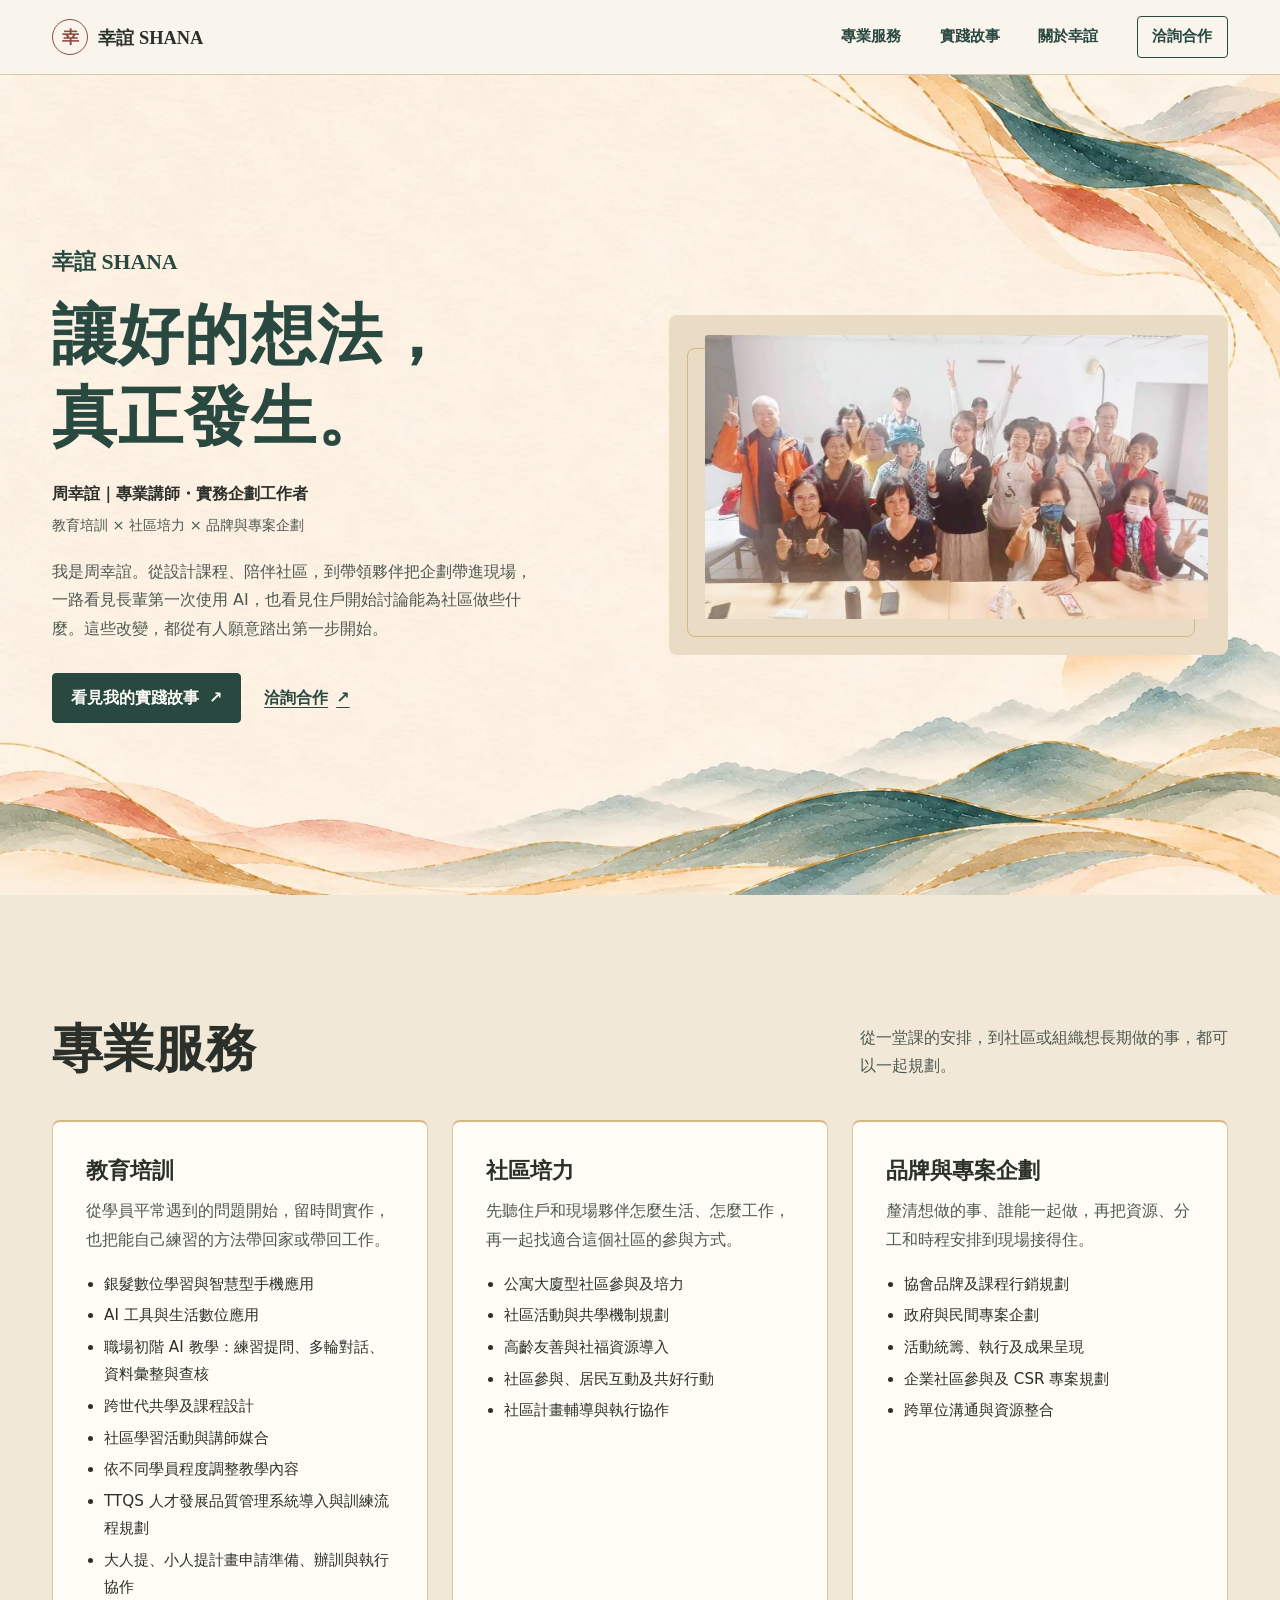
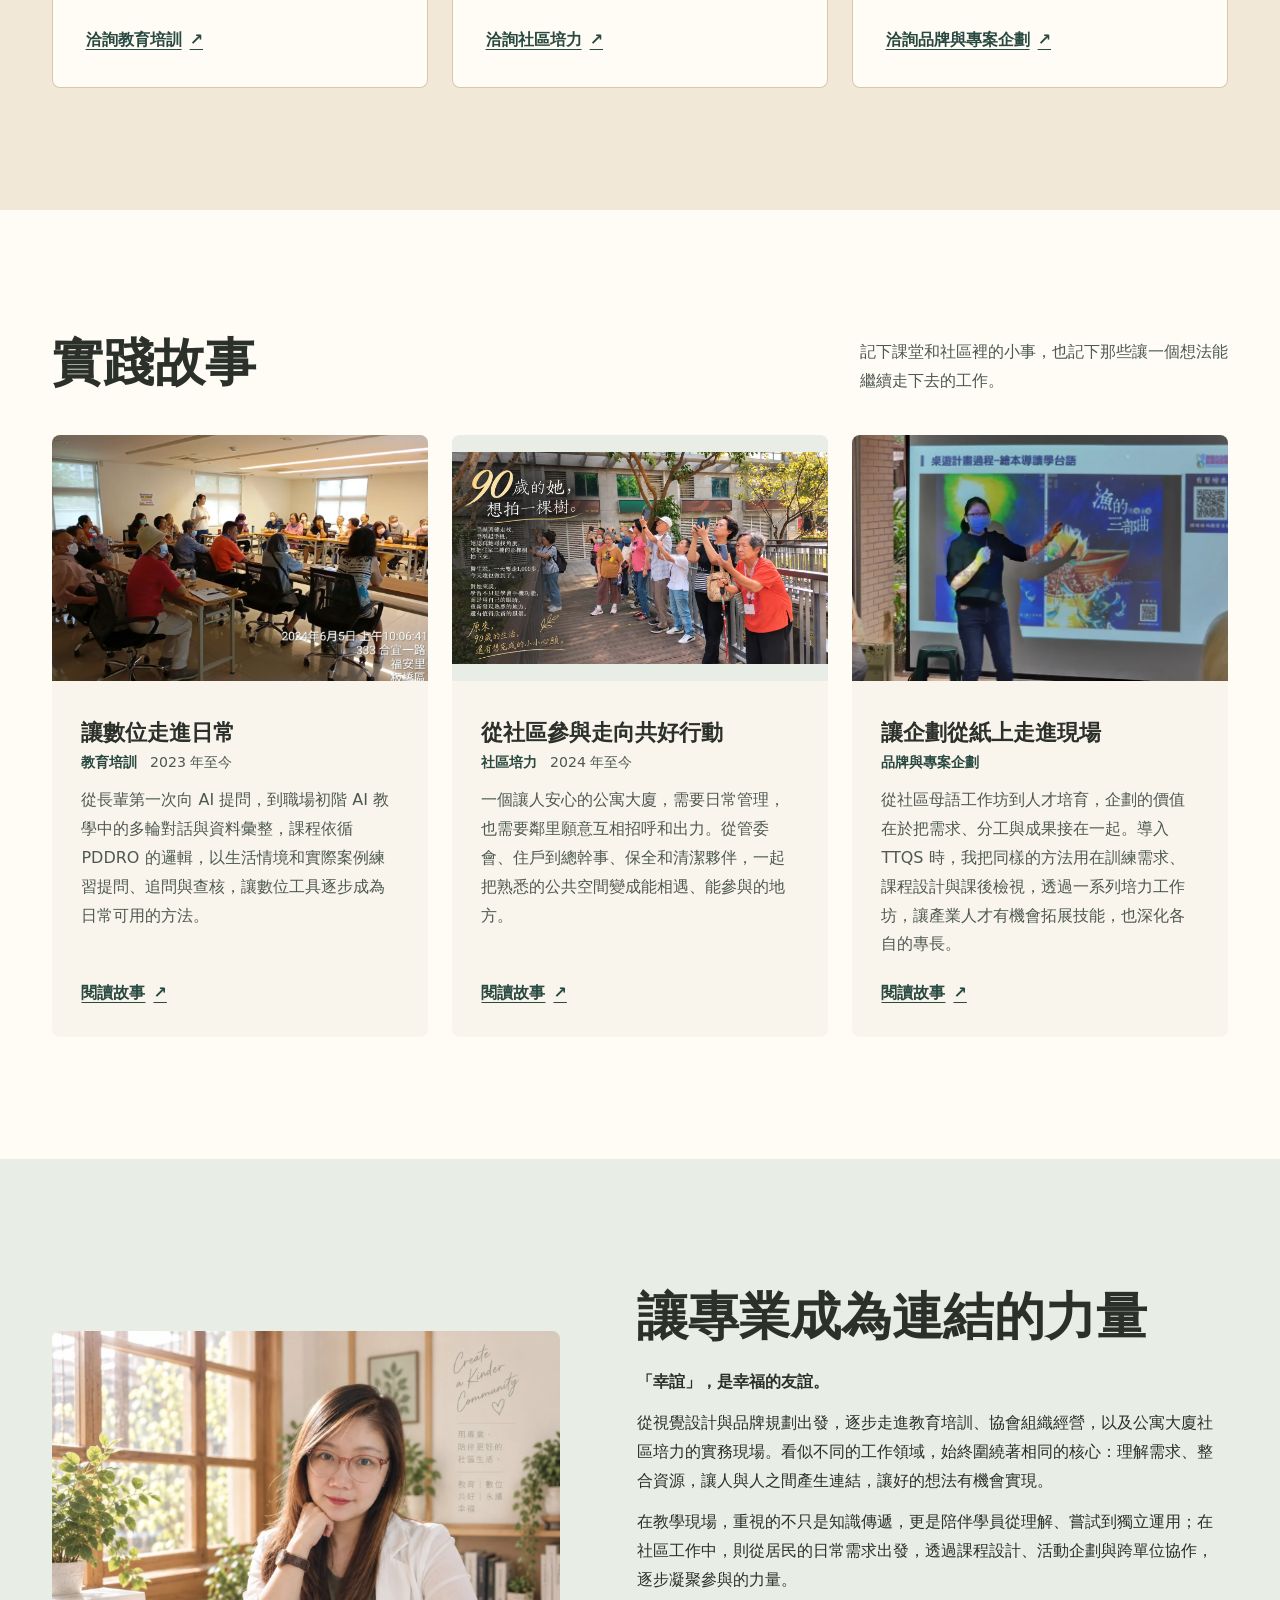
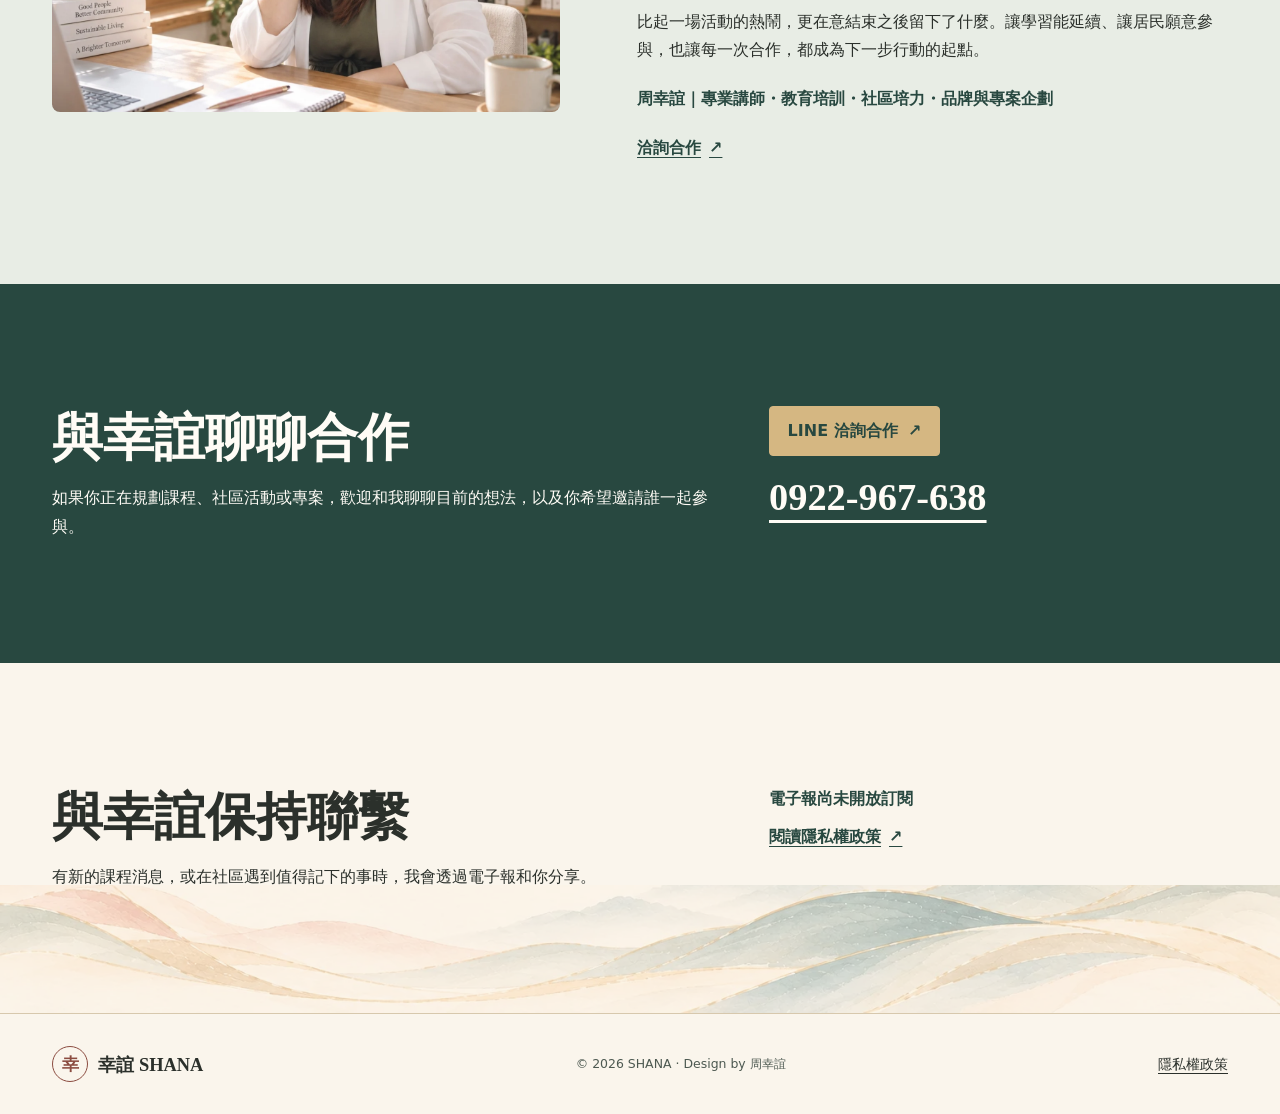
<file: index.html>
<!doctype html>
<html lang="zh-TW" data-type="service">
<head>
<meta charset="utf-8">
<meta name="viewport" content="width=device-width,initial-scale=1">
<meta name="page-type" content="service">
<meta name="site-kind" content="other">
<title>周幸誼 SHANA｜專業講師・教育培訓・社區培力</title>
<meta name="description" content="周幸誼（幸誼 SHANA），專注教育培訓、銀髮數位學習、公寓大廈社區培力及品牌與專案企劃，透過實務經驗與資源整合，讓好的想法真正發生。">
<meta name="robots" content="index, follow, max-image-preview:large">
<link rel="alternate" type="application/json" href="public-profile.json" title="幸誼 SHANA 公開資料">
<meta property="og:type" content="website">
<meta property="og:locale" content="zh_TW">
<meta property="og:site_name" content="幸誼 SHANA">
<meta property="og:title" content="周幸誼 SHANA｜專業講師・教育培訓・社區培力">
<meta property="og:description" content="周幸誼（幸誼 SHANA），專注教育培訓、銀髮數位學習、公寓大廈社區培力及品牌與專案企劃，透過實務經驗與資源整合，讓好的想法真正發生。">
<link rel="canonical" href="https://chou-shana.github.io/shana-web/"><meta property="og:url" content="https://chou-shana.github.io/shana-web/">
<meta property="og:image" content="https://chou-shana.github.io/shana-web/hero-group.webp"><meta property="og:image:alt" content="活動參與者在室內合影，向鏡頭比出手勢"><meta property="og:image:width" content="1280"><meta property="og:image:height" content="721">
<script type="application/ld+json">{"@context":"https://schema.org","@graph":[{"@type":"WebSite","@id":"https://chou-shana.github.io/shana-web/#website","name":"幸誼 SHANA","inLanguage":"zh-TW","url":"https://chou-shana.github.io/shana-web/"},{"@type":"ProfilePage","@id":"https://chou-shana.github.io/shana-web/#profile","name":"周幸誼 SHANA｜專業講師・教育培訓・社區培力","inLanguage":"zh-TW","isPartOf":{"@id":"https://chou-shana.github.io/shana-web/#website"},"url":"https://chou-shana.github.io/shana-web/","mainEntity":{"@type":"Person","@id":"https://chou-shana.github.io/shana-web/#person","name":"周幸誼","alternateName":"幸誼 SHANA","jobTitle":"專業講師・實務企劃工作者","description":"周幸誼（幸誼 SHANA），專注教育培訓、銀髮數位學習、公寓大廈社區培力及品牌與專案企劃，透過實務經驗與資源整合，讓好的想法真正發生。","url":"https://chou-shana.github.io/shana-web/","image":"https://chou-shana.github.io/shana-web/shana-portrait.webp"}}]}</script>
<link rel="icon" href="favicon.svg" type="image/svg+xml">
<link rel="stylesheet" href="site.css">
<script src="site.js" defer></script>
</head>
<body>
<a class="skip" href="#main">跳至主要內容</a>
<header class="header"><div class="wrap header-inner">
  <a class="wordmark" href="./" aria-label="幸誼 SHANA首頁"><span class="seal" aria-hidden="true">幸</span><span>幸誼 SHANA</span></a>
  <button class="menu-button" type="button" aria-expanded="false" aria-controls="main-nav"><span class="menu-glyph" aria-hidden="true"></span>選單</button>
  <nav id="main-nav" aria-label="主要導覽"><a href="#services">專業服務</a><a href="#stories">實踐故事</a><a href="#about">關於幸誼</a><a href="#contact">洽詢合作</a></nav>
</div></header>
<main id="main" tabindex="-1">
<section class="hero-stage" aria-labelledby="hero-title">
<div class="hero wrap">
  <div class="hero-copy" data-enter>
    <p class="hero-brand">幸誼 SHANA</p>
    <h1 id="hero-title">讓好的想法，<br>真正發生。</h1>
    <p class="hero-role">周幸誼｜專業講師・實務企劃工作者</p>
    <p class="hero-fields">教育培訓 × 社區培力 × 品牌與專案企劃</p>
    <p class="hero-intro">我是周幸誼。從設計課程、陪伴社區，到帶領夥伴把企劃帶進現場，一路看見長輩第一次使用 AI，也看見住戶開始討論能為社區做些什麼。這些改變，都從有人願意踏出第一步開始。</p>
    <div class="actions"><a class="button" href="#stories">看見我的實踐故事 <span aria-hidden="true">↗</span></a><a class="text-link" href="#contact">洽詢合作 <span aria-hidden="true">↗</span></a></div>
  </div>
  <div class="hero-visual" data-enter><img src="hero-group.webp" alt="活動參與者在室內合影，向鏡頭比出手勢" width="1280" height="721" fetchpriority="high" decoding="async"></div>
</div>
</section>
<section class="section services" id="services" aria-labelledby="services-title">
  <div class="wrap">
    <div class="section-head"><h2 id="services-title">專業服務</h2><p>從一堂課的安排，到社區或組織想長期做的事，都可以一起規劃。</p></div>
    <div class="cards service-grid">
      <article class="service-card" id="education">
        <h3>教育培訓</h3><p>從學員平常遇到的問題開始，留時間實作，也把能自己練習的方法帶回家或帶回工作。</p>
        <ul><li>銀髮數位學習與智慧型手機應用</li><li>AI 工具與生活數位應用</li><li>職場初階 AI 教學：練習提問、多輪對話、資料彙整與查核</li><li>跨世代共學及課程設計</li><li>社區學習活動與講師媒合</li><li>依不同學員程度調整教學內容</li><li>TTQS 人才發展品質管理系統導入與訓練流程規劃</li><li>大人提、小人提計畫申請準備、辦訓與執行協作</li></ul>
        <a class="text-link" href="#contact">洽詢教育培訓 <span aria-hidden="true">↗</span></a>
      </article>
      <article class="service-card" id="community">
        <h3>社區培力</h3><p>先聽住戶和現場夥伴怎麼生活、怎麼工作，再一起找適合這個社區的參與方式。</p>
        <ul><li>公寓大廈型社區參與及培力</li><li>社區活動與共學機制規劃</li><li>高齡友善與社福資源導入</li><li>社區參與、居民互動及共好行動</li><li>社區計畫輔導與執行協作</li></ul>
        <a class="text-link" href="#contact">洽詢社區培力 <span aria-hidden="true">↗</span></a>
      </article>
      <article class="service-card" id="planning">
        <h3>品牌與專案企劃</h3><p>釐清想做的事、誰能一起做，再把資源、分工和時程安排到現場接得住。</p>
        <ul><li>協會品牌及課程行銷規劃</li><li>政府與民間專案企劃</li><li>活動統籌、執行及成果呈現</li><li>企業社區參與及 CSR 專案規劃</li><li>跨單位溝通與資源整合</li></ul>
        <a class="text-link" href="#contact">洽詢品牌與專案企劃 <span aria-hidden="true">↗</span></a>
      </article>
    </div>
  </div>
</section>
<section class="section stories" id="stories" aria-labelledby="stories-title">
  <div class="wrap">
    <div class="section-head"><h2 id="stories-title">實踐故事</h2><p>記下課堂和社區裡的小事，也記下那些讓一個想法能繼續走下去的工作。</p></div>
    <div class="cards story-grid">
      <article class="story-card">
        <a class="story-image" data-story="digital-learning" href="digital-learning.html" aria-label="閱讀故事：讓數位走進日常"><img src="digital.webp" alt="銀髮俱樂部先修班的學員在教室座位上操作手機" width="1100" height="825" loading="lazy" decoding="async"></a>
        <div class="story-copy"><h3>讓數位走進日常</h3><p class="category">教育培訓 <span class="practice-period">2023 年至今</span></p>
        <p>從長輩第一次向 AI 提問，到職場初階 AI 教學中的多輪對話與資料彙整，課程依循 PDDRO 的邏輯，以生活情境和實際案例練習提問、追問與查核，讓數位工具逐步成為日常可用的方法。</p><a class="text-link" href="digital-learning.html">閱讀故事 <span aria-hidden="true">↗</span></a></div>
      </article>
      <article class="story-card">
        <a class="story-image" data-story="community-action" href="community-action.html" aria-label="閱讀故事：從社區參與走向共好行動"><img src="community-wish.webp" alt="「90歲的微小心願」圖文，搭配一群人在戶外步道上的合照" width="1440" height="810" loading="lazy" decoding="async"></a>
        <div class="story-copy"><h3>從社區參與走向共好行動</h3><p class="category">社區培力 <span class="practice-period">2024 年至今</span></p>
        <p>一個讓人安心的公寓大廈，需要日常管理，也需要鄰里願意互相招呼和出力。從管委會、住戶到總幹事、保全和清潔夥伴，一起把熟悉的公共空間變成能相遇、能參與的地方。</p><a class="text-link" href="community-action.html">閱讀故事 <span aria-hidden="true">↗</span></a></div>
      </article>
      <article class="story-card">
        <a class="story-image" data-story="planning-in-practice" href="planning-in-practice.html" aria-label="閱讀故事：讓企劃從紙上走進現場"><img src="planning.webp" alt="世紀皇家實習現場，帶領者站在投影幕前與參與者交流" width="1100" height="508" loading="lazy" decoding="async"></a>
        <div class="story-copy"><h3>讓企劃從紙上走進現場</h3><p class="category">品牌與專案企劃</p>
        <p>從社區母語工作坊到人才培育，企劃的價值在於把需求、分工與成果接在一起。導入 TTQS 時，我把同樣的方法用在訓練需求、課程設計與課後檢視，透過一系列培力工作坊，讓產業人才有機會拓展技能，也深化各自的專長。</p><a class="text-link" href="planning-in-practice.html">閱讀故事 <span aria-hidden="true">↗</span></a></div>
      </article>
    </div>
  </div>
</section>
<section class="section about" id="about" aria-labelledby="about-title">
  <div class="wrap about-grid">
    <div class="about-visual"><img src="shana-portrait.webp" alt="周幸誼戴眼鏡、穿白色外套，坐在窗邊書桌前" width="1440" height="1080" loading="lazy" decoding="async"></div>
    <div><h2 id="about-title">讓專業成為連結的力量</h2>
      <p><strong>「幸誼」，是幸福的友誼。</strong></p>
      <p>從視覺設計與品牌規劃出發，逐步走進教育培訓、協會組織經營，以及公寓大廈社區培力的實務現場。看似不同的工作領域，始終圍繞著相同的核心：理解需求、整合資源，讓人與人之間產生連結，讓好的想法有機會實現。</p><p>在教學現場，重視的不只是知識傳遞，更是陪伴學員從理解、嘗試到獨立運用；在社區工作中，則從居民的日常需求出發，透過課程設計、活動企劃與跨單位協作，逐步凝聚參與的力量。</p><p>比起一場活動的熱鬧，更在意結束之後留下了什麼。讓學習能延續、讓居民願意參與，也讓每一次合作，都成為下一步行動的起點。</p>
      <p class="about-signature"><strong>周幸誼｜專業講師・教育培訓・社區培力・品牌與專案企劃</strong></p>
      <a class="text-link" href="#contact">洽詢合作 <span aria-hidden="true">↗</span></a>
    </div>
  </div>
</section>
<section class="section contact" id="contact" aria-labelledby="contact-title">
  <div class="wrap contact-grid">
    <div><h2 id="contact-title">與幸誼聊聊合作</h2><p>如果你正在規劃課程、社區活動或專案，歡迎和我聊聊目前的想法，以及你希望邀請誰一起參與。</p></div>
    <div class="contact-actions">
      <a class="button" href="https://lin.ee/QsDRIiF">LINE 洽詢合作 <span aria-hidden="true">↗</span></a>
      <a class="phone" href="tel:0922967638">0922-967-638</a>
      
    </div>
  </div>
</section>
<section class="section newsletter" id="newsletter" aria-labelledby="newsletter-title">
  <div class="wrap contact-grid">
    <div><h2 id="newsletter-title">與幸誼保持聯繫</h2><p>有新的課程消息，或在社區遇到值得記下的事時，我會透過電子報和你分享。</p></div>
    <!-- portal-start -->
    <div class="newsletter-actions">
      <p class="newsletter-status">電子報尚未開放訂閱</p>
      <a class="text-link" href="privacy.html">閱讀隱私權政策 <span aria-hidden="true">↗</span></a>
    </div>
    <!-- portal-end -->
  </div>
</section></main>
<footer class="footer"><div class="wrap footer-inner"><a class="wordmark" href="./" aria-label="幸誼 SHANA首頁"><span class="seal" aria-hidden="true">幸</span><span>幸誼 SHANA</span></a><small class="footer-credit">© 2026 SHANA · Design by 周幸誼</small><a href="privacy.html">隱私權政策</a></div></footer>
</body></html>
</file>
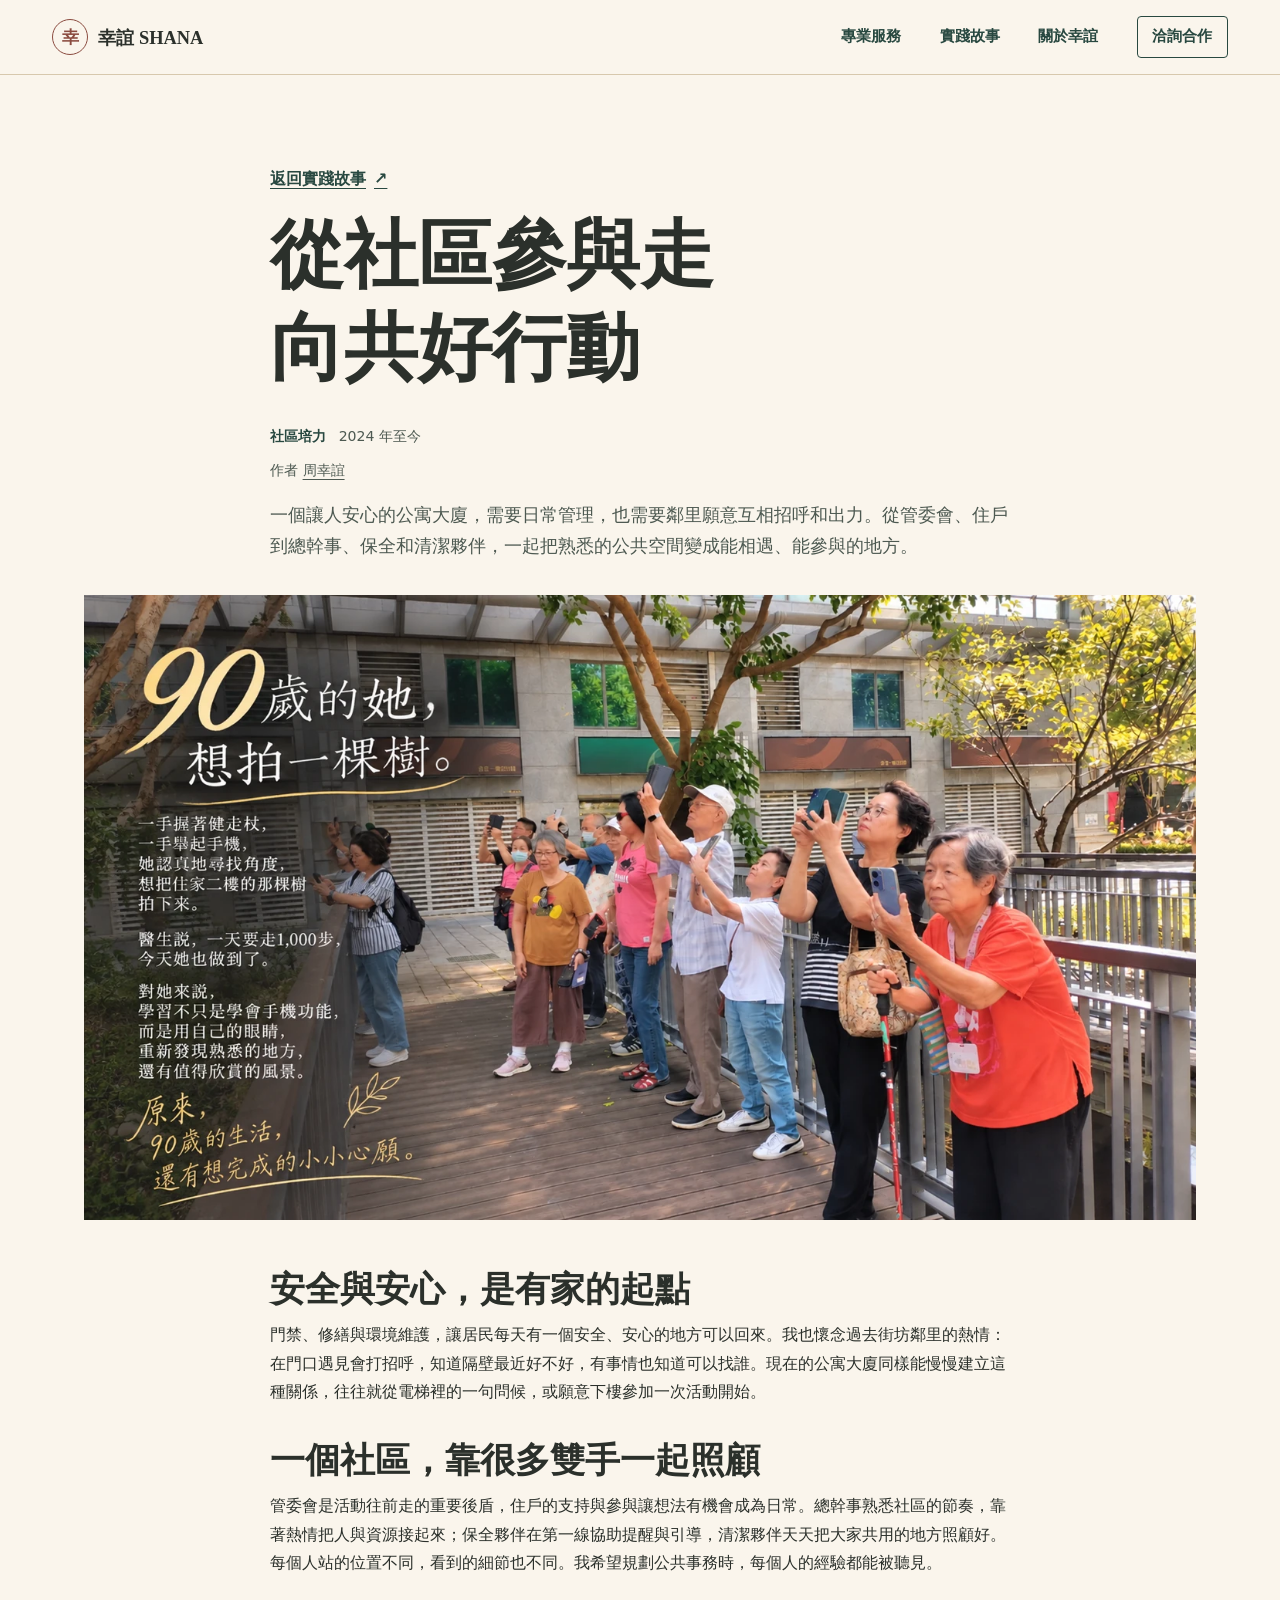
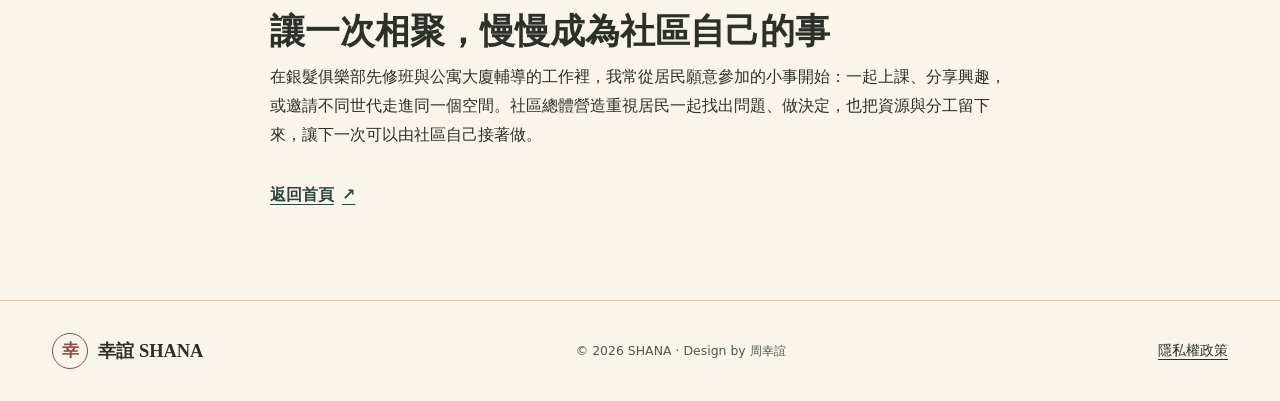
<file: community-action.html>
<!doctype html>
<html lang="zh-TW" data-type="service">
<head>
<meta charset="utf-8">
<meta name="viewport" content="width=device-width,initial-scale=1">
<meta name="page-type" content="service">
<meta name="site-kind" content="other">
<title>從社區參與走向共好行動｜幸誼 SHANA</title>
<meta name="description" content="一個讓人安心的公寓大廈，需要日常管理，也需要鄰里願意互相招呼和出力。從管委會、住戶到總幹事、保全和清潔夥伴，一起把熟悉的公共空間變成能相遇、能參與的地方。">
<meta name="robots" content="index, follow, max-image-preview:large">

<meta property="og:type" content="article">
<meta property="og:locale" content="zh_TW">
<meta property="og:site_name" content="幸誼 SHANA">
<meta property="og:title" content="從社區參與走向共好行動｜幸誼 SHANA">
<meta property="og:description" content="一個讓人安心的公寓大廈，需要日常管理，也需要鄰里願意互相招呼和出力。從管委會、住戶到總幹事、保全和清潔夥伴，一起把熟悉的公共空間變成能相遇、能參與的地方。">
<link rel="canonical" href="https://chou-shana.github.io/shana-web/community-action.html"><meta property="og:url" content="https://chou-shana.github.io/shana-web/community-action.html">
<meta property="og:image" content="https://chou-shana.github.io/shana-web/community-wish.webp"><meta property="og:image:alt" content="「90歲的微小心願」圖文，搭配一群人在戶外步道上的合照"><meta property="og:image:width" content="1440"><meta property="og:image:height" content="810">
<script type="application/ld+json">{"@context":"https://schema.org","@type":"Article","headline":"從社區參與走向共好行動","description":"一個讓人安心的公寓大廈，需要日常管理，也需要鄰里願意互相招呼和出力。從管委會、住戶到總幹事、保全和清潔夥伴，一起把熟悉的公共空間變成能相遇、能參與的地方。","inLanguage":"zh-TW","articleSection":"社區培力","author":{"@type":"Person","@id":"https://chou-shana.github.io/shana-web/#person","name":"周幸誼","url":"https://chou-shana.github.io/shana-web/#about"},"mainEntityOfPage":"https://chou-shana.github.io/shana-web/community-action.html","image":["https://chou-shana.github.io/shana-web/community-wish.webp"]}</script>
<link rel="icon" href="favicon.svg" type="image/svg+xml">
<link rel="stylesheet" href="site.css">
<script src="site.js" defer></script>
</head>
<body>
<a class="skip" href="#main">跳至主要內容</a>
<header class="header"><div class="wrap header-inner">
  <a class="wordmark" href="./" aria-label="幸誼 SHANA首頁"><span class="seal" aria-hidden="true">幸</span><span>幸誼 SHANA</span></a>
  <button class="menu-button" type="button" aria-expanded="false" aria-controls="main-nav"><span class="menu-glyph" aria-hidden="true"></span>選單</button>
  <nav id="main-nav" aria-label="主要導覽"><a href="#services">專業服務</a><a href="#stories">實踐故事</a><a href="#about">關於幸誼</a><a href="#contact">洽詢合作</a></nav>
</div></header>
<main id="main" tabindex="-1"><article class="wrap article">
  <div class="article-head"><a class="text-link" href="#stories">返回實踐故事 <span aria-hidden="true">↗</span></a>
    <h1>從社區參與走向共好行動</h1>
    <p class="category">社區培力 <span class="practice-period">2024 年至今</span></p>
    <p class="story-author">作者 <a href="#about">周幸誼</a></p>
    <p class="lead">一個讓人安心的公寓大廈，需要日常管理，也需要鄰里願意互相招呼和出力。從管委會、住戶到總幹事、保全和清潔夥伴，一起把熟悉的公共空間變成能相遇、能參與的地方。</p>
  </div>
  <div class="article-cover"><img src="community-wish.webp" alt="「90歲的微小心願」圖文，搭配一群人在戶外步道上的合照" width="1440" height="810" fetchpriority="high" decoding="async"></div>
  <div class="article-body"><section><h2>安全與安心，是有家的起點</h2><p>門禁、修繕與環境維護，讓居民每天有一個安全、安心的地方可以回來。我也懷念過去街坊鄰里的熱情：在門口遇見會打招呼，知道隔壁最近好不好，有事情也知道可以找誰。現在的公寓大廈同樣能慢慢建立這種關係，往往就從電梯裡的一句問候，或願意下樓參加一次活動開始。</p></section><section><h2>一個社區，靠很多雙手一起照顧</h2><p>管委會是活動往前走的重要後盾，住戶的支持與參與讓想法有機會成為日常。總幹事熟悉社區的節奏，靠著熱情把人與資源接起來；保全夥伴在第一線協助提醒與引導，清潔夥伴天天把大家共用的地方照顧好。每個人站的位置不同，看到的細節也不同。我希望規劃公共事務時，每個人的經驗都能被聽見。</p></section><section><h2>讓一次相聚，慢慢成為社區自己的事</h2><p>在銀髮俱樂部先修班與公寓大廈輔導的工作裡，我常從居民願意參加的小事開始：一起上課、分享興趣，或邀請不同世代走進同一個空間。社區總體營造重視居民一起找出問題、做決定，也把資源與分工留下來，讓下一次可以由社區自己接著做。</p></section>
  <a class="text-link" href="./">返回首頁 <span aria-hidden="true">↗</span></a></div>
</article></main>
<footer class="footer"><div class="wrap footer-inner"><a class="wordmark" href="./" aria-label="幸誼 SHANA首頁"><span class="seal" aria-hidden="true">幸</span><span>幸誼 SHANA</span></a><small class="footer-credit">© 2026 SHANA · Design by 周幸誼</small><a href="privacy.html">隱私權政策</a></div></footer>
</body></html>
</file>
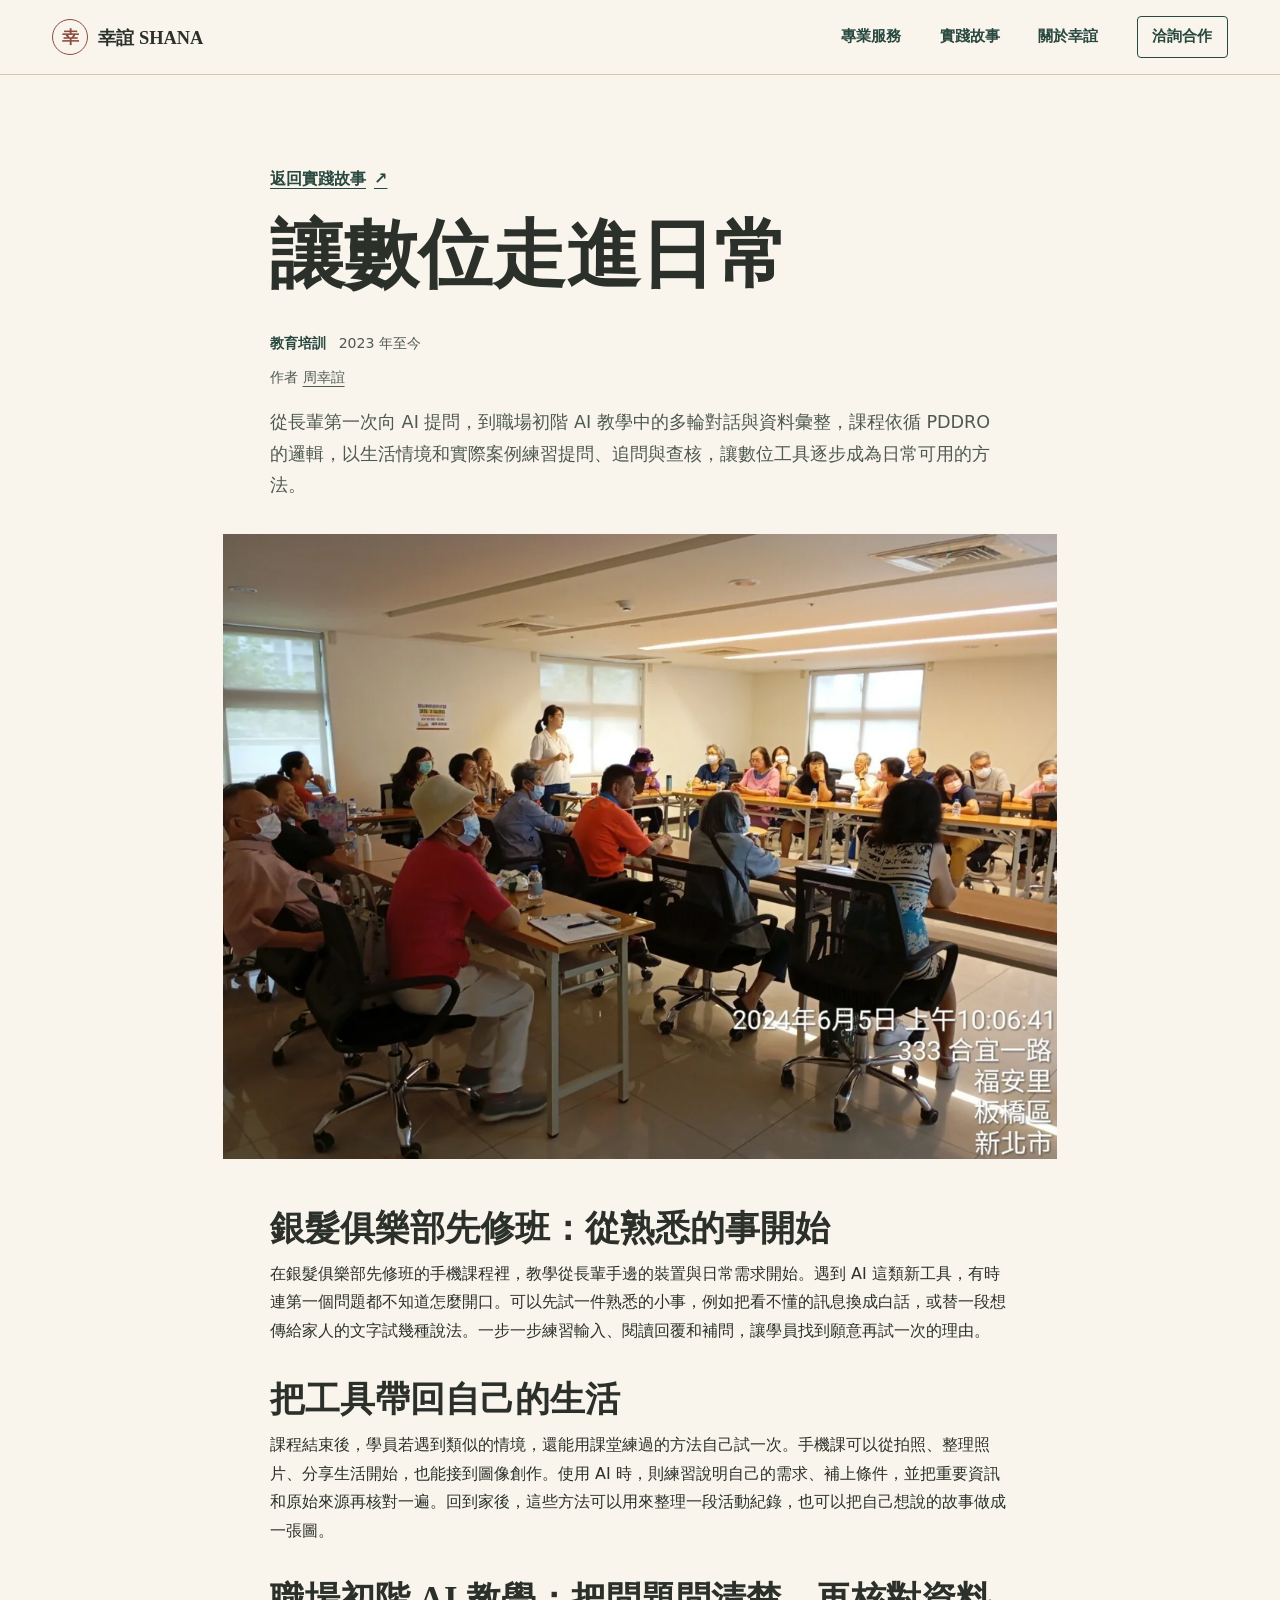
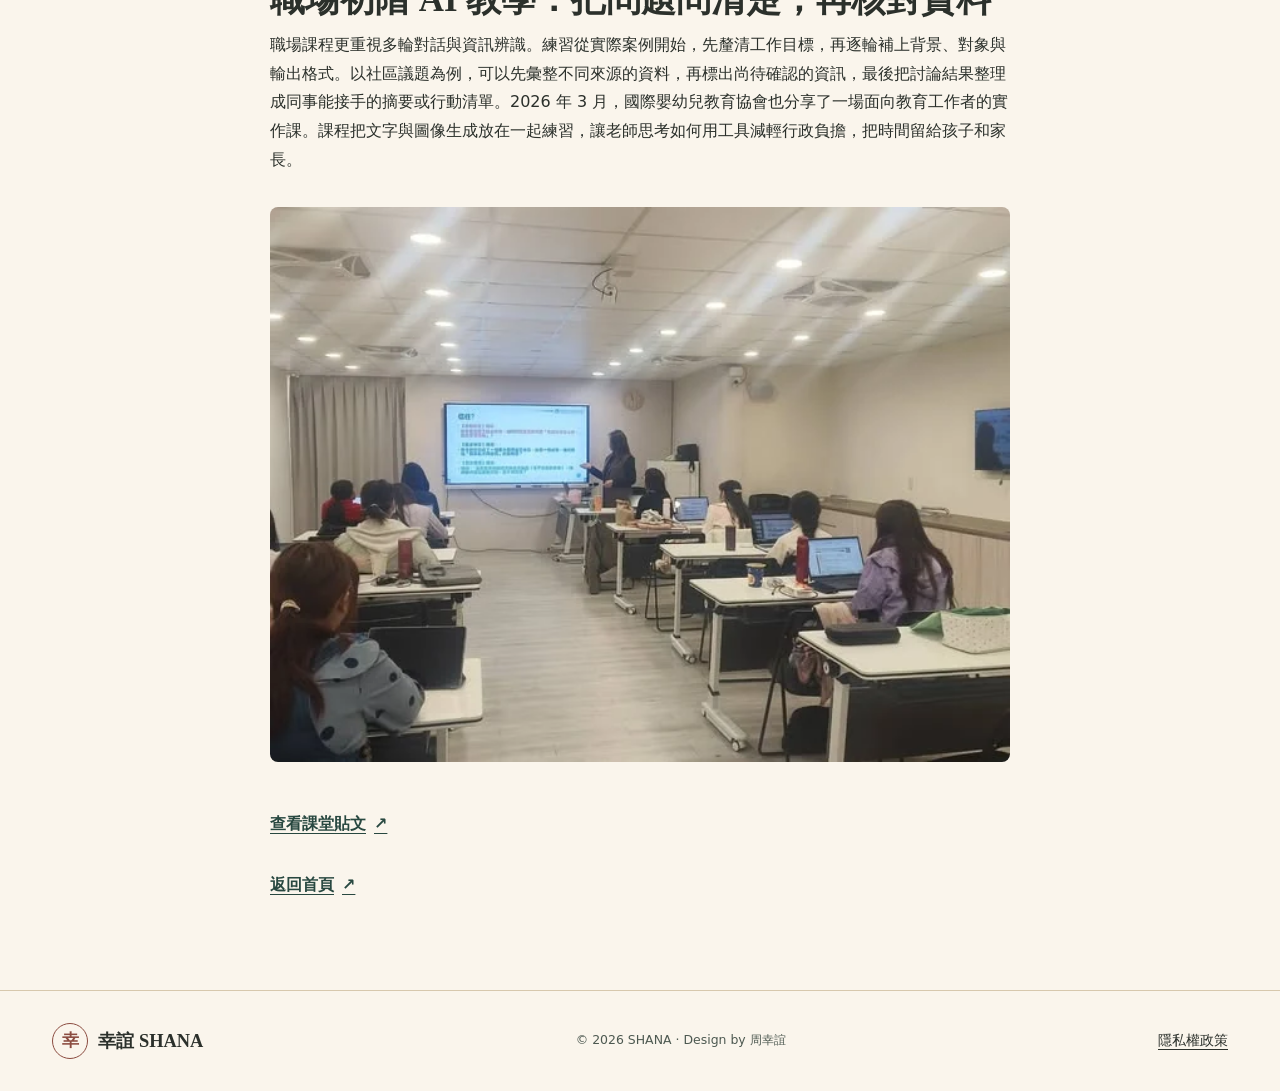
<file: digital-learning.html>
<!doctype html>
<html lang="zh-TW" data-type="service">
<head>
<meta charset="utf-8">
<meta name="viewport" content="width=device-width,initial-scale=1">
<meta name="page-type" content="service">
<meta name="site-kind" content="other">
<title>讓數位走進日常｜職場初階 AI 教學與銀髮數位學習｜周幸誼</title>
<meta name="description" content="周幸誼分享銀髮俱樂部先修班的數位學習經驗，以及職場初階 AI 教學如何練習提問、多輪對話、資料彙整與查核。">
<meta name="robots" content="index, follow, max-image-preview:large">

<meta property="og:type" content="article">
<meta property="og:locale" content="zh_TW">
<meta property="og:site_name" content="幸誼 SHANA">
<meta property="og:title" content="讓數位走進日常｜職場初階 AI 教學與銀髮數位學習｜周幸誼">
<meta property="og:description" content="周幸誼分享銀髮俱樂部先修班的數位學習經驗，以及職場初階 AI 教學如何練習提問、多輪對話、資料彙整與查核。">
<link rel="canonical" href="https://chou-shana.github.io/shana-web/digital-learning.html"><meta property="og:url" content="https://chou-shana.github.io/shana-web/digital-learning.html">
<meta property="og:image" content="https://chou-shana.github.io/shana-web/digital.webp"><meta property="og:image:alt" content="銀髮俱樂部先修班的學員在教室座位上操作手機"><meta property="og:image:width" content="1100"><meta property="og:image:height" content="825">
<script type="application/ld+json">{"@context":"https://schema.org","@type":"Article","headline":"讓數位走進日常","description":"從長輩第一次向 AI 提問，到職場初階 AI 教學中的多輪對話與資料彙整，課程依循 PDDRO 的邏輯，以生活情境和實際案例練習提問、追問與查核，讓數位工具逐步成為日常可用的方法。","inLanguage":"zh-TW","articleSection":"教育培訓","author":{"@type":"Person","@id":"https://chou-shana.github.io/shana-web/#person","name":"周幸誼","url":"https://chou-shana.github.io/shana-web/#about"},"mainEntityOfPage":"https://chou-shana.github.io/shana-web/digital-learning.html","image":["https://chou-shana.github.io/shana-web/digital.webp"]}</script>
<link rel="icon" href="favicon.svg" type="image/svg+xml">
<link rel="stylesheet" href="site.css">
<script src="site.js" defer></script>
</head>
<body>
<a class="skip" href="#main">跳至主要內容</a>
<header class="header"><div class="wrap header-inner">
  <a class="wordmark" href="./" aria-label="幸誼 SHANA首頁"><span class="seal" aria-hidden="true">幸</span><span>幸誼 SHANA</span></a>
  <button class="menu-button" type="button" aria-expanded="false" aria-controls="main-nav"><span class="menu-glyph" aria-hidden="true"></span>選單</button>
  <nav id="main-nav" aria-label="主要導覽"><a href="#services">專業服務</a><a href="#stories">實踐故事</a><a href="#about">關於幸誼</a><a href="#contact">洽詢合作</a></nav>
</div></header>
<main id="main" tabindex="-1"><article class="wrap article">
  <div class="article-head"><a class="text-link" href="#stories">返回實踐故事 <span aria-hidden="true">↗</span></a>
    <h1>讓數位走進日常</h1>
    <p class="category">教育培訓 <span class="practice-period">2023 年至今</span></p>
    <p class="story-author">作者 <a href="#about">周幸誼</a></p>
    <p class="lead">從長輩第一次向 AI 提問，到職場初階 AI 教學中的多輪對話與資料彙整，課程依循 PDDRO 的邏輯，以生活情境和實際案例練習提問、追問與查核，讓數位工具逐步成為日常可用的方法。</p>
  </div>
  <div class="article-cover"><img src="digital.webp" alt="銀髮俱樂部先修班的學員在教室座位上操作手機" width="1100" height="825" fetchpriority="high" decoding="async"></div>
  <div class="article-body"><section><h2>銀髮俱樂部先修班：從熟悉的事開始</h2><p>在銀髮俱樂部先修班的手機課程裡，教學從長輩手邊的裝置與日常需求開始。遇到 AI 這類新工具，有時連第一個問題都不知道怎麼開口。可以先試一件熟悉的小事，例如把看不懂的訊息換成白話，或替一段想傳給家人的文字試幾種說法。一步一步練習輸入、閱讀回覆和補問，讓學員找到願意再試一次的理由。</p></section><section><h2>把工具帶回自己的生活</h2><p>課程結束後，學員若遇到類似的情境，還能用課堂練過的方法自己試一次。手機課可以從拍照、整理照片、分享生活開始，也能接到圖像創作。使用 AI 時，則練習說明自己的需求、補上條件，並把重要資訊和原始來源再核對一遍。回到家後，這些方法可以用來整理一段活動紀錄，也可以把自己想說的故事做成一張圖。</p></section><section><h2>職場初階 AI 教學：把問題問清楚，再核對資料</h2><p>職場課程更重視多輪對話與資訊辨識。練習從實際案例開始，先釐清工作目標，再逐輪補上背景、對象與輸出格式。以社區議題為例，可以先彙整不同來源的資料，再標出尚待確認的資訊，最後把討論結果整理成同事能接手的摘要或行動清單。2026 年 3 月，國際嬰幼兒教育協會也分享了一場面向教育工作者的實作課。課程把文字與圖像生成放在一起練習，讓老師思考如何用工具減輕行政負擔，把時間留給孩子和家長。</p><div class="article-cover"><img src="ai-workshop.webp" alt="AI 工作坊現場，講師在螢幕旁示範，學員使用筆電跟著練習" width="590" height="443" loading="lazy" decoding="async"></div><a class="text-link" href="https://www.facebook.com/share/p/1G1CMPRvmc/">查看課堂貼文 <span aria-hidden="true">↗</span></a></section>
  <a class="text-link" href="./">返回首頁 <span aria-hidden="true">↗</span></a></div>
</article></main>
<footer class="footer"><div class="wrap footer-inner"><a class="wordmark" href="./" aria-label="幸誼 SHANA首頁"><span class="seal" aria-hidden="true">幸</span><span>幸誼 SHANA</span></a><small class="footer-credit">© 2026 SHANA · Design by 周幸誼</small><a href="privacy.html">隱私權政策</a></div></footer>
</body></html>
</file>
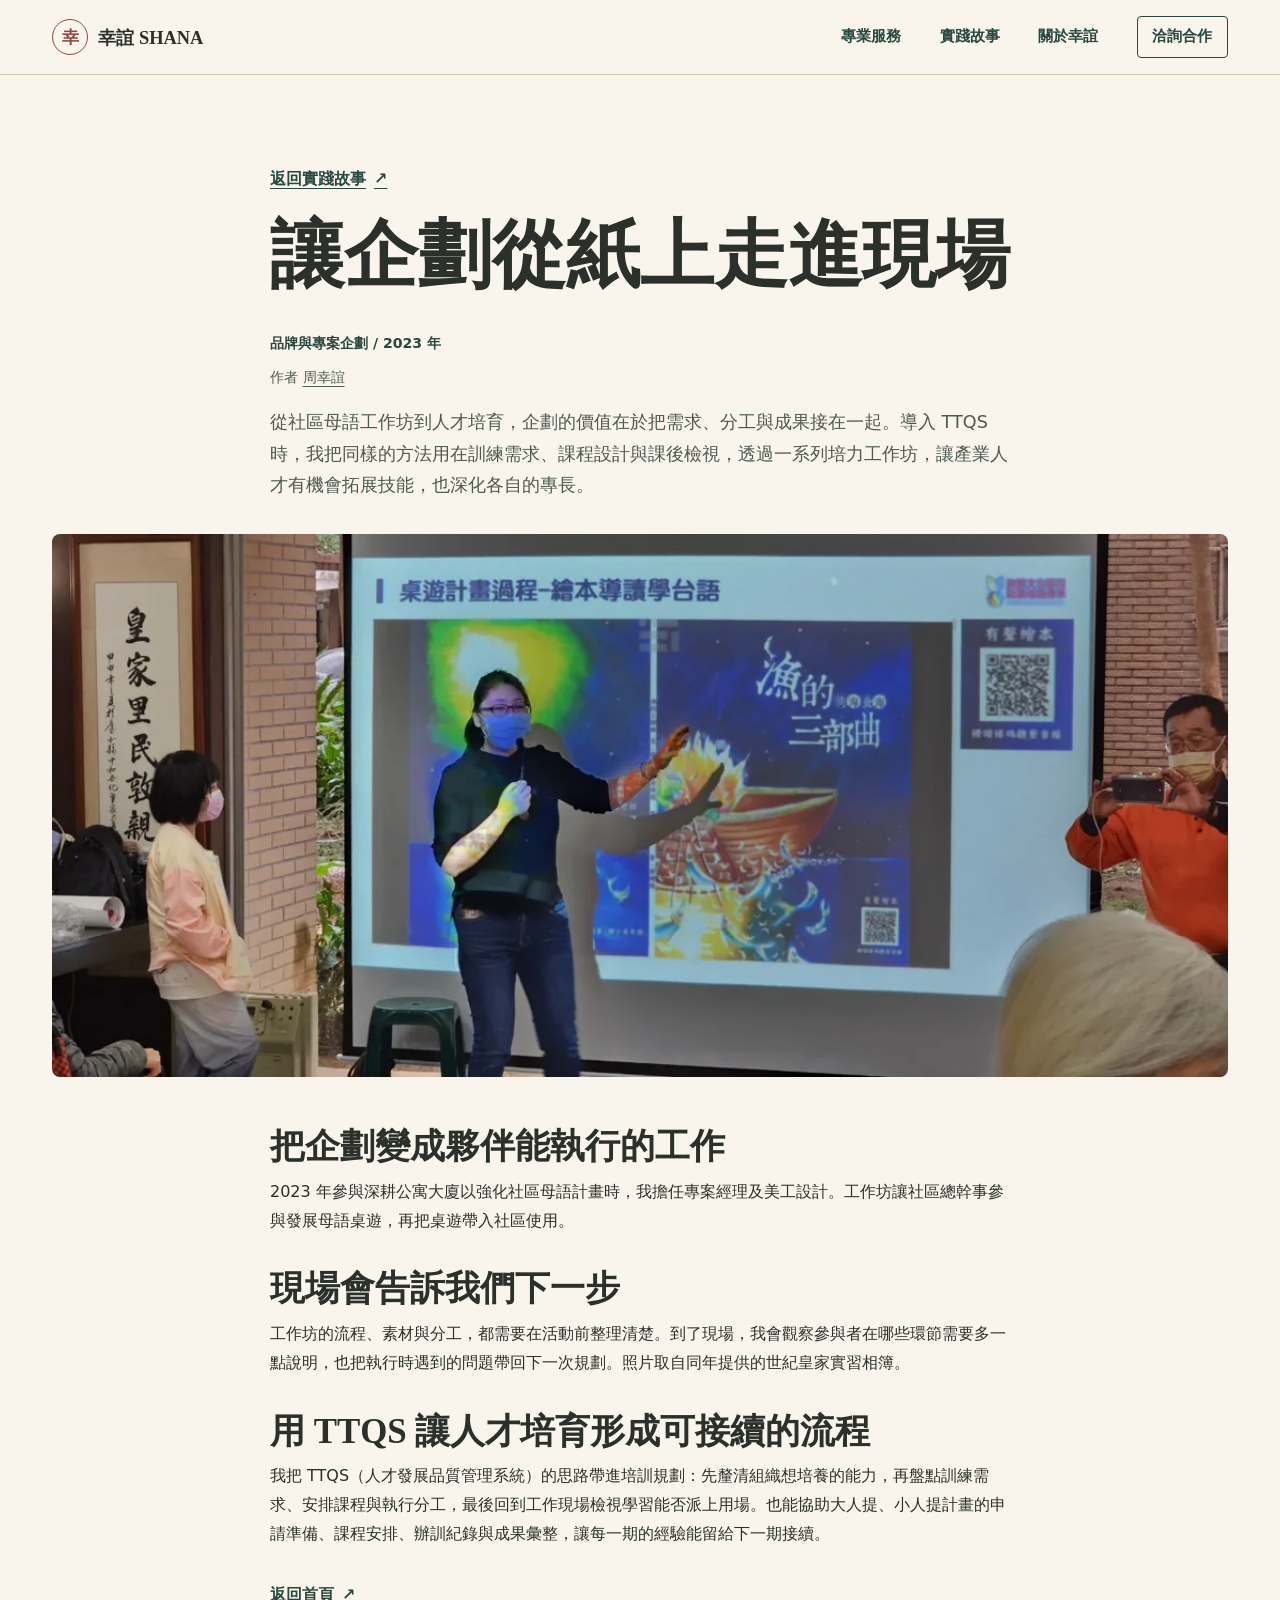
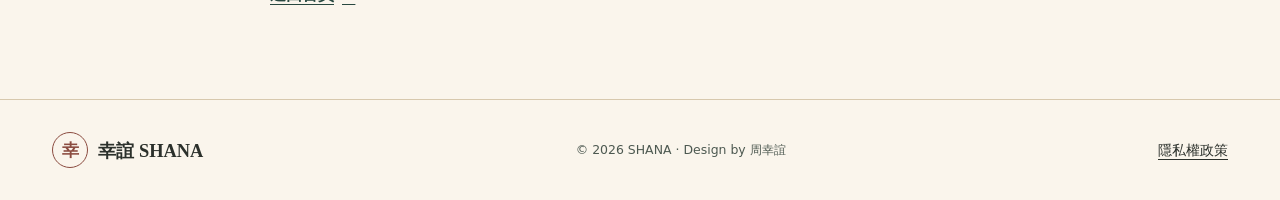
<file: planning-in-practice.html>
<!doctype html>
<html lang="zh-TW" data-type="service">
<head>
<meta charset="utf-8">
<meta name="viewport" content="width=device-width,initial-scale=1">
<meta name="page-type" content="service">
<meta name="site-kind" content="other">
<title>讓企劃從紙上走進現場｜幸誼 SHANA</title>
<meta name="description" content="從社區母語工作坊到人才培育，企劃的價值在於把需求、分工與成果接在一起。導入 TTQS 時，我把同樣的方法用在訓練需求、課程設計與課後檢視，透過一系列培力工作坊，讓產業人才有機會拓展技能，也深化各自的專長。">
<meta name="robots" content="index, follow, max-image-preview:large">

<meta property="og:type" content="article">
<meta property="og:locale" content="zh_TW">
<meta property="og:site_name" content="幸誼 SHANA">
<meta property="og:title" content="讓企劃從紙上走進現場｜幸誼 SHANA">
<meta property="og:description" content="從社區母語工作坊到人才培育，企劃的價值在於把需求、分工與成果接在一起。導入 TTQS 時，我把同樣的方法用在訓練需求、課程設計與課後檢視，透過一系列培力工作坊，讓產業人才有機會拓展技能，也深化各自的專長。">
<link rel="canonical" href="https://chou-shana.github.io/shana-web/planning-in-practice.html"><meta property="og:url" content="https://chou-shana.github.io/shana-web/planning-in-practice.html">
<meta property="og:image" content="https://chou-shana.github.io/shana-web/planning.webp"><meta property="og:image:alt" content="世紀皇家實習現場，帶領者站在投影幕前與參與者交流"><meta property="og:image:width" content="1100"><meta property="og:image:height" content="508">
<script type="application/ld+json">{"@context":"https://schema.org","@type":"Article","headline":"讓企劃從紙上走進現場","description":"從社區母語工作坊到人才培育，企劃的價值在於把需求、分工與成果接在一起。導入 TTQS 時，我把同樣的方法用在訓練需求、課程設計與課後檢視，透過一系列培力工作坊，讓產業人才有機會拓展技能，也深化各自的專長。","inLanguage":"zh-TW","articleSection":"品牌與專案企劃","author":{"@type":"Person","@id":"https://chou-shana.github.io/shana-web/#person","name":"周幸誼","url":"https://chou-shana.github.io/shana-web/#about"},"mainEntityOfPage":"https://chou-shana.github.io/shana-web/planning-in-practice.html","image":["https://chou-shana.github.io/shana-web/planning.webp"]}</script>
<link rel="icon" href="favicon.svg" type="image/svg+xml">
<link rel="stylesheet" href="site.css">
<script src="site.js" defer></script>
</head>
<body>
<a class="skip" href="#main">跳至主要內容</a>
<header class="header"><div class="wrap header-inner">
  <a class="wordmark" href="./" aria-label="幸誼 SHANA首頁"><span class="seal" aria-hidden="true">幸</span><span>幸誼 SHANA</span></a>
  <button class="menu-button" type="button" aria-expanded="false" aria-controls="main-nav"><span class="menu-glyph" aria-hidden="true"></span>選單</button>
  <nav id="main-nav" aria-label="主要導覽"><a href="#services">專業服務</a><a href="#stories">實踐故事</a><a href="#about">關於幸誼</a><a href="#contact">洽詢合作</a></nav>
</div></header>
<main id="main" tabindex="-1"><article class="wrap article">
  <div class="article-head"><a class="text-link" href="#stories">返回實踐故事 <span aria-hidden="true">↗</span></a>
    <h1>讓企劃從紙上走進現場</h1>
    <p class="category">品牌與專案企劃<span aria-hidden="true"> / </span><time datetime="2023">2023 年</time></p>
    <p class="story-author">作者 <a href="#about">周幸誼</a></p>
    <p class="lead">從社區母語工作坊到人才培育，企劃的價值在於把需求、分工與成果接在一起。導入 TTQS 時，我把同樣的方法用在訓練需求、課程設計與課後檢視，透過一系列培力工作坊，讓產業人才有機會拓展技能，也深化各自的專長。</p>
  </div>
  <div class="article-cover"><img src="planning.webp" alt="世紀皇家實習現場，帶領者站在投影幕前與參與者交流" width="1100" height="508" fetchpriority="high" decoding="async"></div>
  <div class="article-body"><section><h2>把企劃變成夥伴能執行的工作</h2><p>2023 年參與深耕公寓大廈以強化社區母語計畫時，我擔任專案經理及美工設計。工作坊讓社區總幹事參與發展母語桌遊，再把桌遊帶入社區使用。</p></section><section><h2>現場會告訴我們下一步</h2><p>工作坊的流程、素材與分工，都需要在活動前整理清楚。到了現場，我會觀察參與者在哪些環節需要多一點說明，也把執行時遇到的問題帶回下一次規劃。照片取自同年提供的世紀皇家實習相簿。</p></section><section><h2>用 TTQS 讓人才培育形成可接續的流程</h2><p>我把 TTQS（人才發展品質管理系統）的思路帶進培訓規劃：先釐清組織想培養的能力，再盤點訓練需求、安排課程與執行分工，最後回到工作現場檢視學習能否派上用場。也能協助大人提、小人提計畫的申請準備、課程安排、辦訓紀錄與成果彙整，讓每一期的經驗能留給下一期接續。</p></section>
  <a class="text-link" href="./">返回首頁 <span aria-hidden="true">↗</span></a></div>
</article></main>
<footer class="footer"><div class="wrap footer-inner"><a class="wordmark" href="./" aria-label="幸誼 SHANA首頁"><span class="seal" aria-hidden="true">幸</span><span>幸誼 SHANA</span></a><small class="footer-credit">© 2026 SHANA · Design by 周幸誼</small><a href="privacy.html">隱私權政策</a></div></footer>
</body></html>
</file>
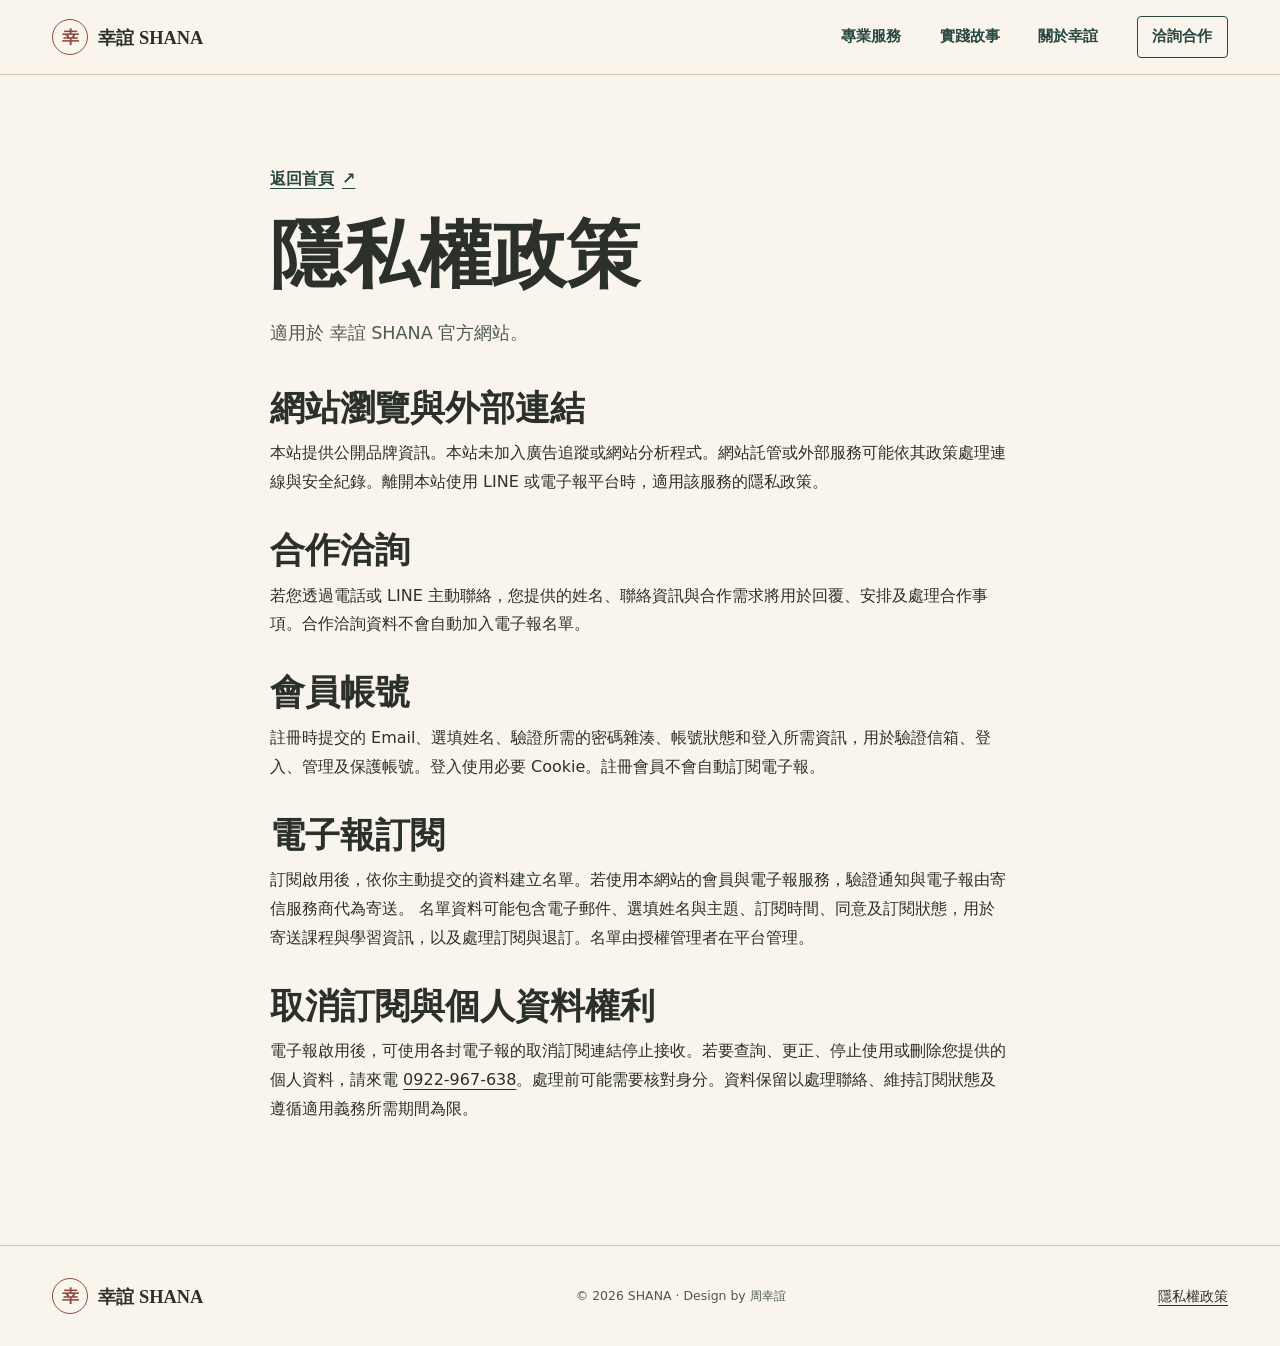
<file: privacy.html>
<!doctype html>
<html lang="zh-TW" data-type="service">
<head>
<meta charset="utf-8">
<meta name="viewport" content="width=device-width,initial-scale=1">
<meta name="page-type" content="service">
<meta name="site-kind" content="other">
<title>隱私權政策｜幸誼 SHANA</title>
<meta name="description" content="幸誼 SHANA 如何處理網站瀏覽、合作聯絡與電子報訂閱資料，以及如何取消訂閱或行使資料權利。">
<meta name="robots" content="index, follow, max-image-preview:large">

<meta property="og:type" content="website">
<meta property="og:locale" content="zh_TW">
<meta property="og:site_name" content="幸誼 SHANA">
<meta property="og:title" content="隱私權政策｜幸誼 SHANA">
<meta property="og:description" content="幸誼 SHANA 如何處理網站瀏覽、合作聯絡與電子報訂閱資料，以及如何取消訂閱或行使資料權利。">
<link rel="canonical" href="https://chou-shana.github.io/shana-web/privacy.html"><meta property="og:url" content="https://chou-shana.github.io/shana-web/privacy.html">


<link rel="icon" href="favicon.svg" type="image/svg+xml">
<link rel="stylesheet" href="site.css">
<script src="site.js" defer></script>
</head>
<body>
<a class="skip" href="#main">跳至主要內容</a>
<header class="header"><div class="wrap header-inner">
  <a class="wordmark" href="./" aria-label="幸誼 SHANA首頁"><span class="seal" aria-hidden="true">幸</span><span>幸誼 SHANA</span></a>
  <button class="menu-button" type="button" aria-expanded="false" aria-controls="main-nav"><span class="menu-glyph" aria-hidden="true"></span>選單</button>
  <nav id="main-nav" aria-label="主要導覽"><a href="#services">專業服務</a><a href="#stories">實踐故事</a><a href="#about">關於幸誼</a><a href="#contact">洽詢合作</a></nav>
</div></header>
<main id="main" tabindex="-1"><article class="wrap article privacy"><div class="article-head"><a class="text-link" href="./">返回首頁 <span aria-hidden="true">↗</span></a><h1>隱私權政策</h1><p class="lead">適用於 幸誼 SHANA 官方網站。</p></div>
  <div class="article-body">
    <section><h2>網站瀏覽與外部連結</h2><p>本站提供公開品牌資訊。本站未加入廣告追蹤或網站分析程式。網站託管或外部服務可能依其政策處理連線與安全紀錄。離開本站使用 LINE 或電子報平台時，適用該服務的隱私政策。</p></section>
    <section><h2>合作洽詢</h2><p>若您透過電話或 LINE 主動聯絡，您提供的姓名、聯絡資訊與合作需求將用於回覆、安排及處理合作事項。合作洽詢資料不會自動加入電子報名單。</p></section>
    <section><h2>會員帳號</h2><p>註冊時提交的 Email、選填姓名、驗證所需的密碼雜湊、帳號狀態和登入所需資訊，用於驗證信箱、登入、管理及保護帳號。登入使用必要 Cookie。註冊會員不會自動訂閱電子報。</p></section>
    <section><h2>電子報訂閱</h2><p>訂閱啟用後，依你主動提交的資料建立名單。若使用本網站的會員與電子報服務，驗證通知與電子報由寄信服務商代為寄送。 名單資料可能包含電子郵件、選填姓名與主題、訂閱時間、同意及訂閱狀態，用於寄送課程與學習資訊，以及處理訂閱與退訂。名單由授權管理者在平台管理。</p></section>
    <section><h2>取消訂閱與個人資料權利</h2><p>電子報啟用後，可使用各封電子報的取消訂閱連結停止接收。若要查詢、更正、停止使用或刪除您提供的個人資料，請來電 <a href="tel:0922967638">0922-967-638</a>。處理前可能需要核對身分。資料保留以處理聯絡、維持訂閱狀態及遵循適用義務所需期間為限。</p></section>
  </div></article></main>
<footer class="footer"><div class="wrap footer-inner"><a class="wordmark" href="./" aria-label="幸誼 SHANA首頁"><span class="seal" aria-hidden="true">幸</span><span>幸誼 SHANA</span></a><small class="footer-credit">© 2026 SHANA · Design by 周幸誼</small><a href="privacy.html">隱私權政策</a></div></footer>
</body></html>
</file>
<file: site.css>
/* Hallmark 2.0.0 | theme: custom | editorial | brand: 幸誼 SHANA | hero: community group photo in a champagne frame | signature: 活動合照與「真正發生」 */
 /* critique: the group photograph earns the first screen; warm paper and ink-green type frame the group photo. */
@import url("./tokens.css");

*, *::before, *::after { box-sizing: border-box; }
html, body { overflow-x: clip; margin: 0; }
html { scroll-behavior: smooth; scroll-padding-top: 100px; }
body { background: var(--paper); color: var(--ink); font: 400 1rem/1.8 var(--body); }
h1, h2, h3, p { margin: 0; }
h1, h2 { font-family: var(--display); font-weight: 700; line-height: 1.26; overflow-wrap: break-word; min-width: 0; text-wrap: balance; }
h2 { font-size: clamp(2.05rem, 4vw, 3.45rem); }
h3 { font-family: var(--display); font-size: clamp(1.27rem, 1.75vw, 1.6rem); line-height: 1.45; }
a { color: inherit; text-underline-offset: .26em; }
button { font: inherit; }
img { display: block; max-width: 100%; height: auto; }
:focus-visible { outline: 3px solid var(--focus); outline-offset: 4px; }
.wrap { width: min(calc(100% - 104px), var(--measure)); margin-inline: auto; }
.skip { position: fixed; z-index: 9; top: .5rem; left: .5rem; padding: .5rem 1rem; background: var(--white); transform: translateY(-150%); }
.skip:focus { transform: none; }
.header { position: sticky; z-index: 5; top: 0; background: var(--paper); border-bottom: 1px solid var(--line); }
.header-inner, .footer-inner { min-height: 74px; display: flex; align-items: center; justify-content: space-between; gap: 1.3rem; }
.wordmark { display: inline-flex; align-items: center; gap: .65rem; font: 700 1.15rem var(--display); text-decoration: none; white-space: nowrap; }
.seal { display: grid; place-items: center; width: 36px; height: 36px; border: 1px solid var(--accent); border-radius: 50%; color: var(--accent); font-size: 1.05rem; }
nav { display: flex; align-items: center; gap: clamp(1.15rem, 3vw, 2.8rem); }
nav a { text-decoration: none; color: var(--navy); font-size: .94rem; font-weight: 600; }
nav a:hover, .footer a:hover { text-decoration: underline; }
nav a:last-child { border: 1px solid var(--navy); padding: .43rem .92rem; border-radius: 4px; }
.menu-button { display: none; }
.hero-stage { background: var(--paper) var(--watercolor) center / cover no-repeat; }
.hero { min-height: min(820px, calc(100svh - 74px)); display: grid; grid-template-columns: minmax(0, .98fr) minmax(0, 1fr); align-items: center; gap: clamp(2rem, 5.4vw, 5.65rem); padding-block: 60px; }
.hero-brand { font: 700 clamp(1.1rem, 1.7vw, 1.45rem) var(--display); color: var(--navy); margin-bottom: 1.15rem; }
.hero h1 { font-size: clamp(2.8rem, 5.1vw, 4.75rem); letter-spacing: .018em; color: var(--navy); }
.hero-role { margin-top: 1.35rem; font-weight: 700; }
.hero-fields { font-size: .9rem; color: var(--muted); margin-top: .23rem; }
.hero-intro { margin-top: 1.2rem; max-width: 30rem; color: var(--muted); }
.actions { display: flex; align-items: center; flex-wrap: wrap; gap: .75rem 1.45rem; margin-top: 1.8rem; }
.button { min-height: 48px; padding: .62rem 1.1rem; border: 1px solid var(--navy); border-radius: 4px; display: inline-flex; gap: .65rem; align-items: center; justify-content: center; background: var(--navy); color: var(--white); text-decoration: none; font-weight: 700; transition: transform .18s ease; }
.button:hover:not(:disabled) { transform: translateY(-2px); }
.button:active:not(:disabled) { transform: translateY(1px); }
.text-link { display: inline-flex; align-items: center; gap: .5rem; color: var(--navy); width: fit-content; font-weight: 700; text-decoration-thickness: 1px; }
.text-link:hover { text-decoration-thickness: 2px; }
.hero-visual { position: relative; padding: 20px 20px 36px 36px; background: var(--frame); border-radius: var(--radius); min-width: 0; }
.hero-visual::after { content: ""; position: absolute; inset: 33px 33px 18px 18px; border: 1px solid var(--gold); border-radius: inherit; pointer-events: none; }
.hero-visual img { position: relative; z-index: 1; width: 100%; height: auto; border-radius: 3px; }
[data-enter] { animation: enter .62s ease-out both; }
.hero-visual[data-enter] { animation-delay: .08s; }
@keyframes enter { from { opacity: 0; transform: translateY(12px); } to { opacity: 1; transform: none; } }
.section { padding-block: clamp(64px, 9.5vw, 136px); }
.section-head { display: flex; justify-content: space-between; align-items: end; gap: 1.6rem; margin-bottom: 2.45rem; }
.section-head > p { max-width: 23rem; color: var(--muted); }
.cards { display: grid; gap: 24px; grid-template-columns: repeat(3, minmax(0, 1fr)); }
.services { background: var(--linen); }
.service-card { display: flex; flex-direction: column; align-items: flex-start; padding: clamp(1.3rem, 2.55vw, 2.2rem); background: var(--white); border: 1px solid var(--line); border-top: 2px solid var(--gold); border-radius: var(--radius); }
.service-card > p { margin-top: .6rem; color: var(--muted); }
.service-card ul { padding-left: 1.15rem; margin: 1rem 0 1.5rem; font-size: .95rem; }
.service-card li + li { margin-top: .27rem; }
.service-card .text-link { margin-top: auto; }
.stories { background: var(--white); }
.story-card { display: flex; flex-direction: column; background: var(--paper); border-radius: var(--radius); overflow: clip; transition: transform .22s ease; }
.story-card:hover { transform: translateY(-2px); }
.story-image { display: block; overflow: clip; }
.story-image:focus-visible { outline-offset: -5px; }
.story-image img { width: 100%; aspect-ratio: 1.53; object-fit: cover; transition: transform .36s ease; }
.story-image[data-story="community-action"] img { object-fit: contain; background: var(--blue-paper); }
.story-image:hover img { transform: scale(1.03); }
.story-copy { flex: 1; display: flex; flex-direction: column; align-items: flex-start; padding: clamp(1.18rem, 2.3vw, 2rem); }
.practice-period { display: inline-block; margin-inline-start: .55em; color: var(--muted); font-weight: 400; }
.category { font-size: .88rem; font-weight: 700; color: var(--navy); }
.story-copy h3 { margin-top: .45rem; }
.story-copy .category + p { margin-block: .7rem 1.25rem; color: var(--muted); }
.story-copy .text-link { margin-top: auto; }
.about { background: var(--blue-paper); }
.about-grid { display: grid; grid-template-columns: minmax(0, .86fr) minmax(0, 1fr); gap: clamp(2rem, 6vw, 5.5rem); align-items: center; }
.about-visual img { width: 100%; height: auto; border-radius: var(--radius); }
.portrait-slot { width: 100%; aspect-ratio: 1.11; object-fit: cover; border-radius: var(--radius); }
.portrait-slot { display: flex; flex-direction: column; gap: .45rem; align-items: center; justify-content: center; border: 1px solid var(--slate); color: var(--navy); background: var(--paper); padding: 1rem; }
.portrait-name { font: 700 clamp(2.5rem, 7vw, 6rem)/1 var(--display); }
.about h2 { margin: .3rem 0 1.1rem; }
.about p + p, .about h2 + p { margin-top: .8rem; }
.about .about-signature { margin-top: 1.25rem; color: var(--navy); }
.about .text-link { margin-top: 1.25rem; }
.contact { background: var(--navy); color: var(--white); --focus: var(--gold); }
.contact-grid { display: grid; grid-template-columns: minmax(0, 1fr) minmax(0, .67fr); align-items: start; gap: 2rem; }
.contact h2 + p, .newsletter h2 + p { margin-top: .85rem; }
.contact-actions, .newsletter-actions { display: grid; justify-items: start; gap: .62rem; }
.contact .button { background: var(--gold); color: var(--navy); border-color: var(--gold); }
.contact .button:disabled { background: transparent; color: var(--white); border-color: var(--slate-light); }
.contact small { color: var(--blue-paper); }
.phone { font: 700 clamp(1.55rem, 3vw, 2.4rem)/1.25 var(--display); margin-top: .4rem; }
.qr { max-width: 160px; }
.newsletter { position: relative; isolation: isolate; background: var(--paper); }
.newsletter::before { content: ""; position: absolute; z-index: -1; inset: auto 0 0; height: 8rem; background: var(--watercolor) center bottom / 100% auto no-repeat; opacity: .35; pointer-events: none; }
.newsletter-status { font-weight: 700; color: var(--navy); }
.footer { border-top: 1px solid var(--line); }
.footer-inner { min-height: 100px; font-size: .88rem; flex-wrap: wrap; }
.footer-credit { color: var(--muted); font-size: .78rem; }
.article { padding-block: clamp(44px, 7vw, 100px); }
.article-head, .article-body { max-width: 740px; margin-inline: auto; }
.article-head .category { margin-top: 1.8rem; }
.article h1 { font-size: clamp(2.5rem, 6vw, 4.6rem); margin-top: 1rem; }
.story-author { color: var(--muted); font-size: .9rem; margin-top: .55rem; }
.lead { color: var(--muted); margin-top: 1rem; font-size: 1.1rem; }
.article-cover { margin-block: 2rem 3rem; }
.article-cover img { width: 100%; max-height: 625px; object-fit: contain; border-radius: var(--radius); }
.article-body section { margin-bottom: 2rem; }
.article-body h2 { font-size: clamp(1.5rem, 3vw, 2.18rem); margin-bottom: .55rem; }
.privacy .article-body { margin-top: 2.3rem; }
@media (max-width: 1050px) {
  .wrap { width: min(calc(100% - 64px), var(--measure)); }
  .hero { gap: 2rem; }
  .cards { gap: 16px; }
}
@media (max-width: 740px) {
  html { scroll-padding-top: 75px; }
  .wrap { width: calc(100% - 40px); }
  .header-inner { min-height: 62px; flex-wrap: wrap; gap: 0; }
  .js .header-inner { flex-wrap: nowrap; }
  nav { flex-wrap: wrap; gap: .5rem 1rem; width: 100%; padding: .4rem 0 .8rem; }
  nav a { padding-block: .45rem; }
  .js nav { display: none; position: absolute; top: 100%; left: 0; right: 0; background: var(--paper); padding: .6rem 20px 1.1rem; border-bottom: 1px solid var(--line); }
  .js .menu-button[aria-expanded="true"] + nav { display: grid; }
  .js .menu-button { display: inline-flex; min-height: 44px; padding: .25rem .55rem; gap: .48rem; align-items: center; border: 1px solid var(--line); border-radius: 4px; background: transparent; color: var(--navy); font-size: .9rem; }
  .menu-glyph { width: 16px; height: 12px; border-block: 1px solid currentColor; position: relative; }
  .menu-glyph::before { content: ""; position: absolute; left: 0; right: 0; top: 4px; border-top: 1px solid currentColor; }
  .hero-stage { background-position: 64% bottom; }
  .hero { grid-template-columns: minmax(0, 1fr); gap: 2.1rem; padding-block: 48px; min-height: auto; }
  .hero h1 { font-size: clamp(2.55rem, 8.7vw, 4.1rem); }
  .hero-visual { width: min(100%, 490px); margin-inline: auto; padding: 12px 12px 24px 24px; }
  .hero-visual::after { inset: 21px 21px 11px 11px; }
  .section-head { display: grid; gap: .6rem; margin-bottom: 1.45rem; }
  .cards, .about-grid, .contact-grid { grid-template-columns: minmax(0, 1fr); gap: 1.1rem; }
  .about-grid { gap: 2rem; }
  .about-visual { order: 2; }
  .contact-grid { gap: 1.45rem; }
  .footer-inner { justify-content: flex-start; padding-block: 1.1rem; }
  .footer-inner .wordmark { width: 100%; }
}
@media (prefers-reduced-motion: reduce) {
  html { scroll-behavior: auto; }
  *, *::before, *::after { animation: none !important; transition: none !important; }
}
</file>
